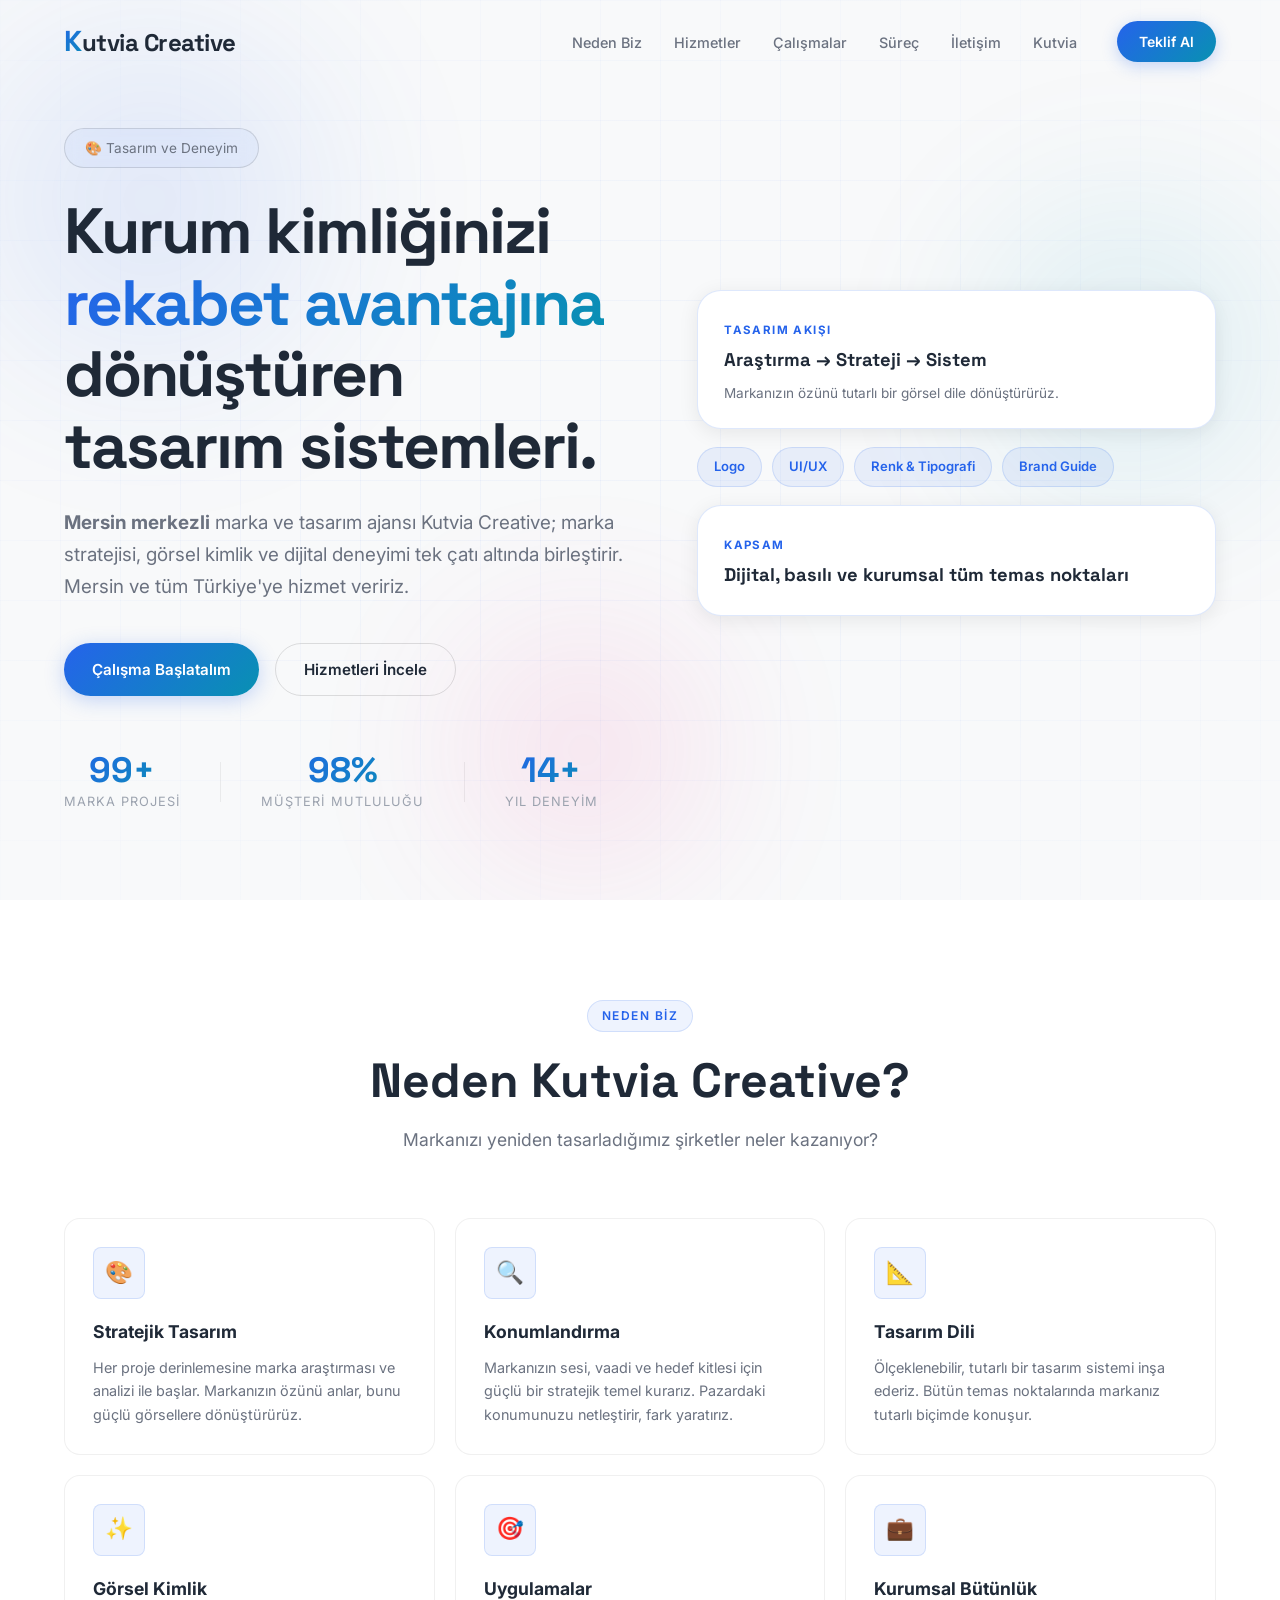
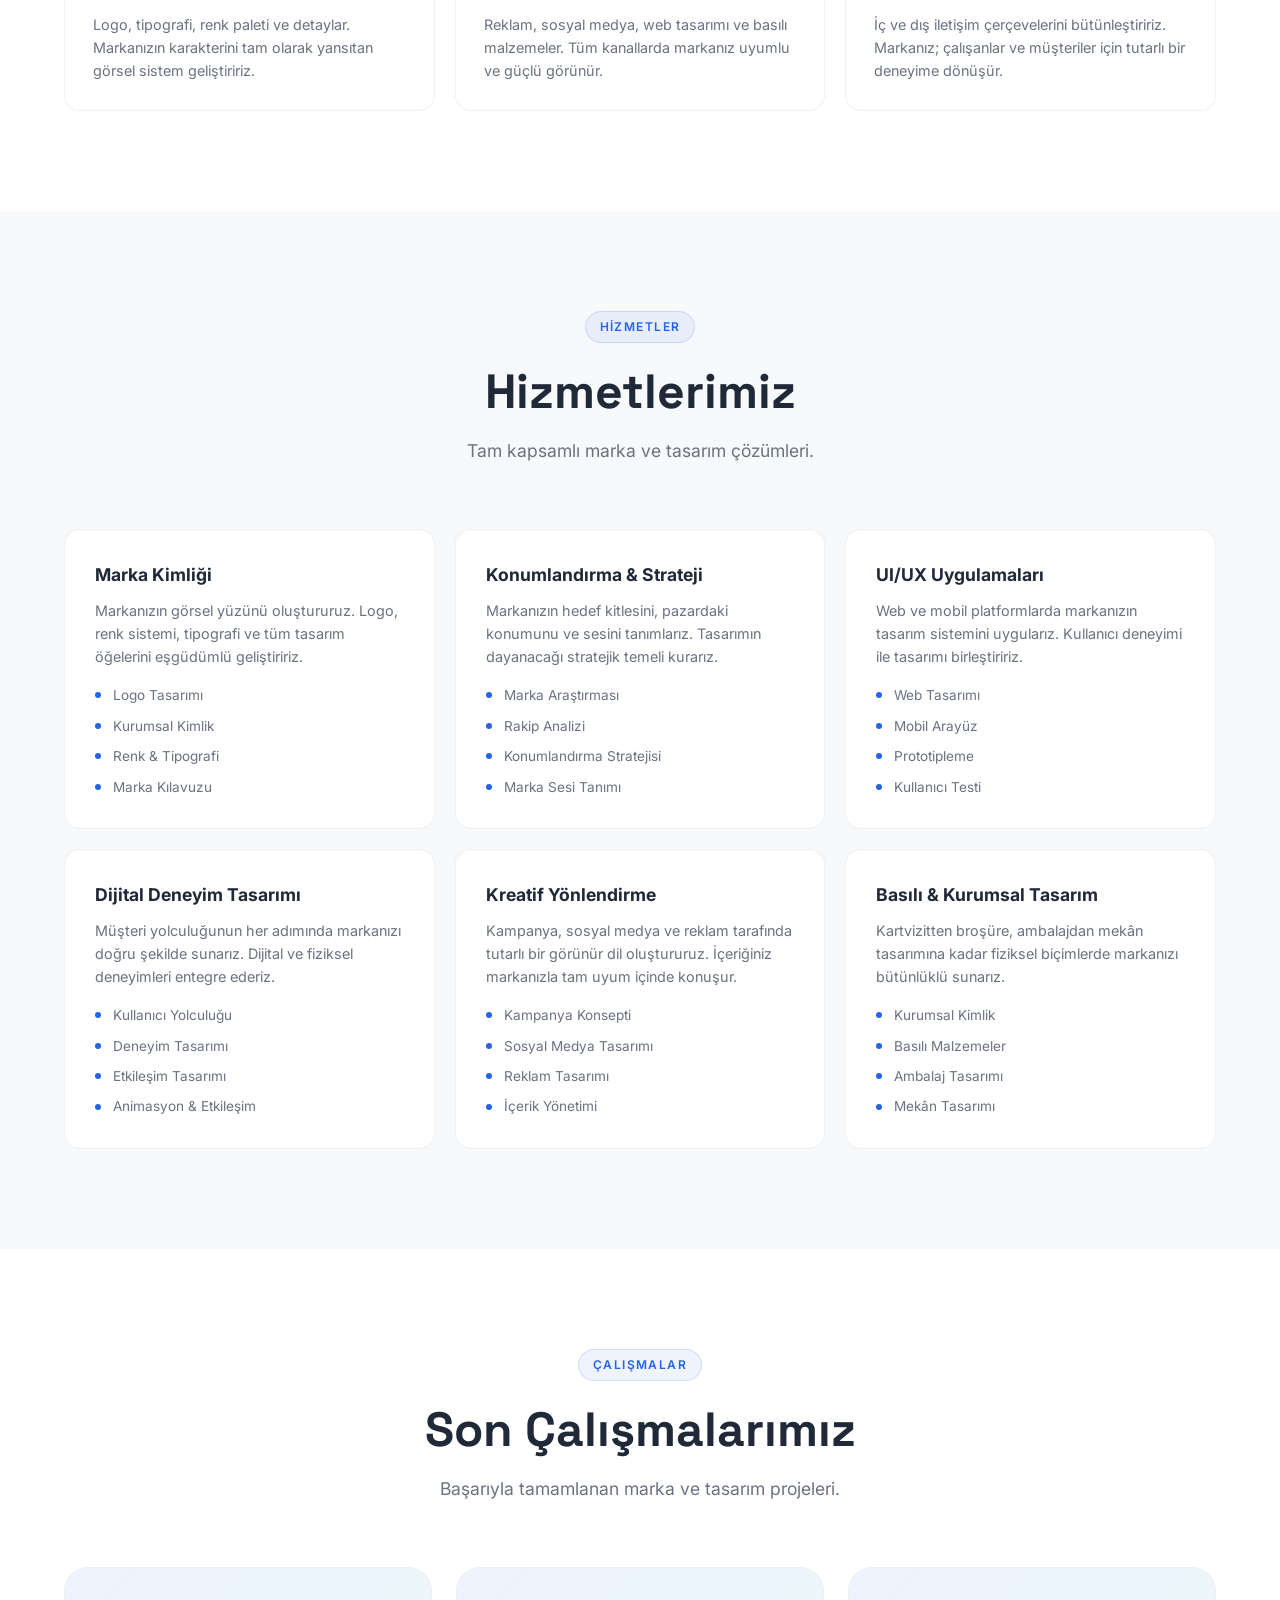
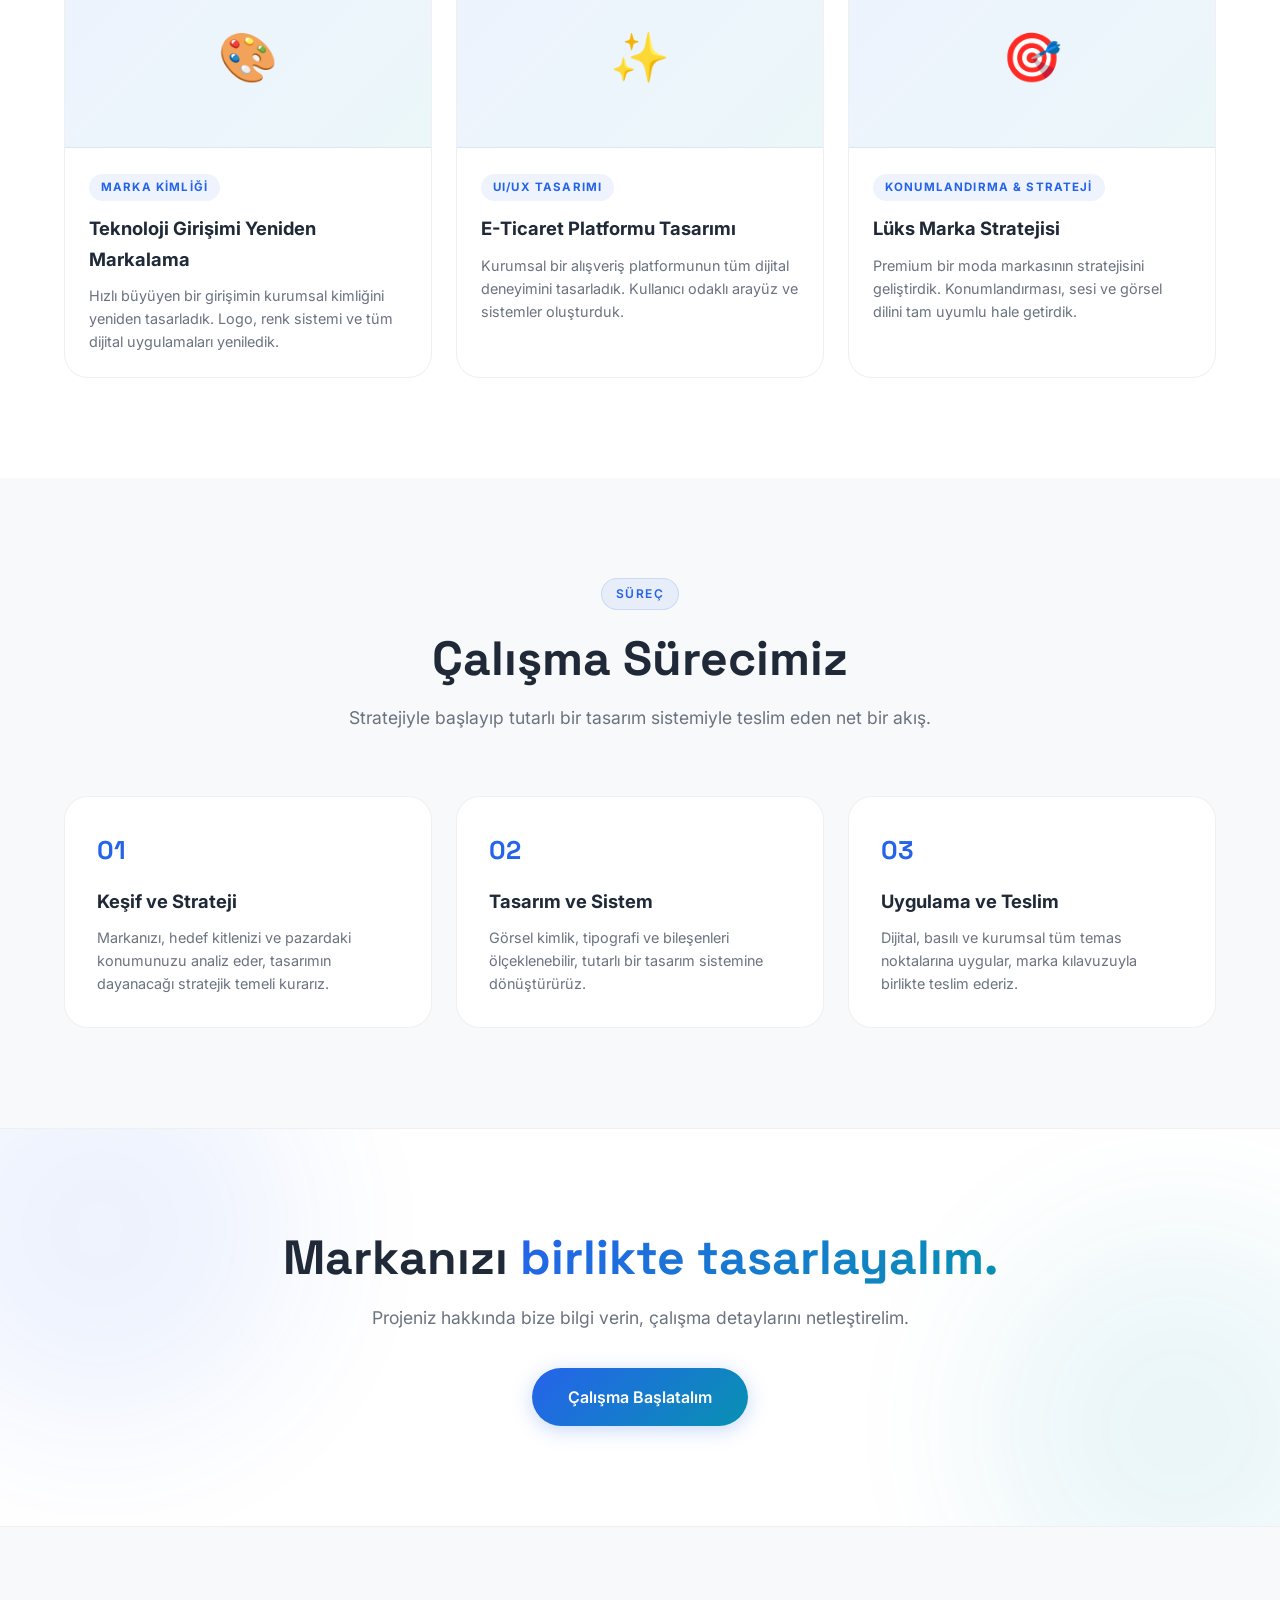
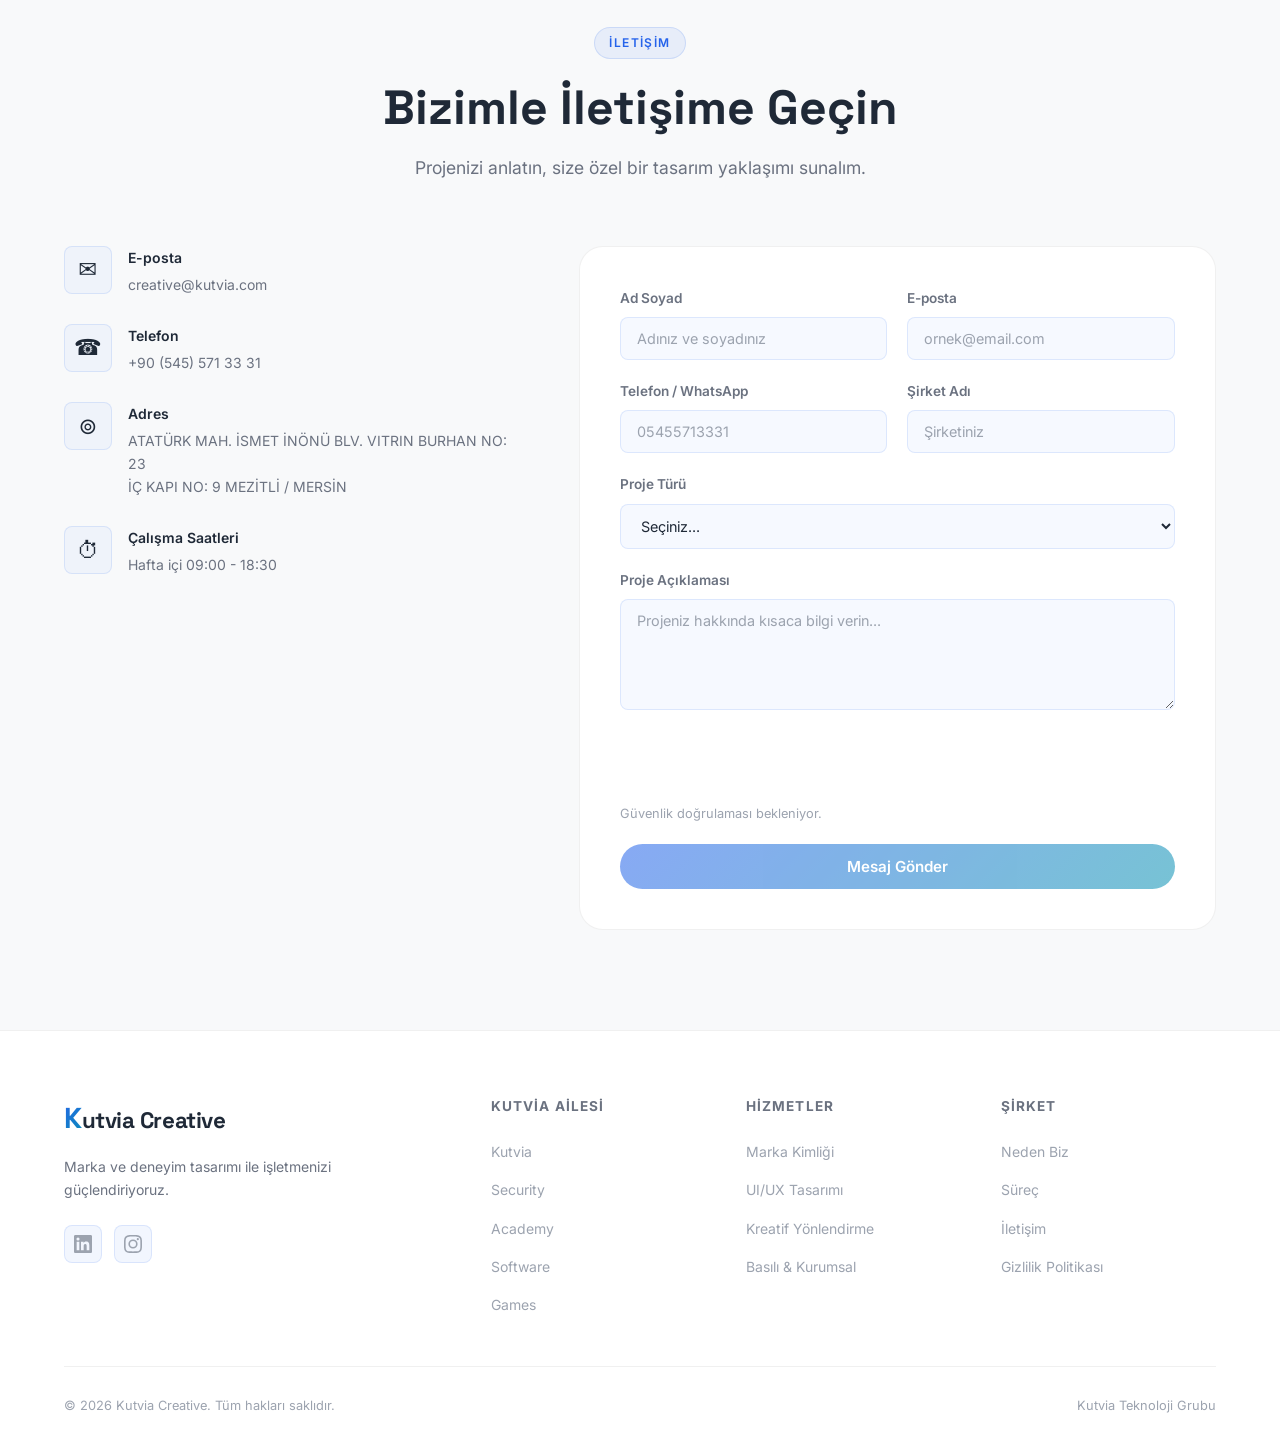
<file: index.html>
<!DOCTYPE html>
<html lang="tr">
<head>
  <meta charset="UTF-8" />
  <meta name="viewport" content="width=device-width, initial-scale=1.0" />
  <title>Mersin Logo & Marka Tasarım Ajansı | Kutvia Creative</title>
  <meta name="description" content="Mersin marka ve tasarım ajansı Kutvia Creative; logo tasarımı, kurumsal kimlik, UI/UX ve dijital deneyim. Markanızı Mersin'de öne çıkarın. Çalışma başlatın." />
  <link rel="canonical" href="https://creative.kutvia.com/" />
  <meta name="theme-color" content="#F59E0B" />
  <meta name="robots" content="index, follow, max-image-preview:large" />
  <meta name="keywords" content="Mersin logo tasarım, Mersin marka tasarım, Mersin reklam ajansı, kurumsal kimlik Mersin, UI UX tasarım Mersin, grafik tasarım Mersin, web tasarım Mersin" />
  <meta name="author" content="Kutvia" />
  <meta name="geo.region" content="TR-33" />
  <meta name="geo.placename" content="Mersin" />
  <meta name="geo.position" content="36.8121;34.6415" />
  <meta name="ICBM" content="36.8121, 34.6415" />
  <meta property="og:locale" content="tr_TR" />
  <meta property="og:site_name" content="Kutvia" />
  <meta property="og:type" content="website" />
  <meta property="og:title" content="Kutvia Creative | Kurumsal Marka ve Deneyim Tasarımı" />
  <meta property="og:description" content="Marka stratejisi, görsel kimlik ve dijital deneyim tek çatı altında." />
  <meta property="og:url" content="https://creative.kutvia.com/" />
  <meta name="twitter:card" content="summary_large_image" />
  <link rel="icon" href="/favicon.png?v=20261004" type="image/png" sizes="512x512" />
  <link rel="apple-touch-icon" href="/favicon.png?v=20261004" />
  <link rel="preconnect" href="https://fonts.googleapis.com" />
  <link rel="preconnect" href="https://fonts.gstatic.com" crossorigin />
  <link href="https://fonts.googleapis.com/css2?family=Inter:wght@300;400;500;600;700;800&family=Space+Grotesk:wght@400;500;600;700&display=swap" rel="stylesheet" />
  <style>:root { --accent: #F59E0B; --accent-2: #EC4899; --accent-3: #8B5CF6; }</style>
  <script>document.documentElement.classList.add('js');</script>
  <link rel="stylesheet" href="assets/css/style.css?v=20260923-turnstile" />
  <script type="application/ld+json">
  {
    "@context": "https://schema.org",
    "@type": "ProfessionalService",
    "@id": "https://creative.kutvia.com/#business",
    "name": "Kutvia Creative",
    "alternateName": "Mersin Marka ve Tasarım Ajansı",
    "description": "Mersin merkezli marka ve tasarım ajansı; logo, kurumsal kimlik, UI/UX ve dijital deneyim tasarımı.",
    "url": "https://creative.kutvia.com/",
    "telephone": "+90-545-571-33-31",
    "email": "creative@kutvia.com",
    "priceRange": "₺₺",
    "image": "https://creative.kutvia.com/favicon.png?v=20261004",
    "address": { "@type": "PostalAddress", "streetAddress": "ATATÜRK MAH. İSMET İNÖNÜ BLV. VITRIN BURHAN NO: 23 İÇ KAPI NO: 9", "addressLocality": "Mezitli", "addressRegion": "Mersin", "addressCountry": "TR" },
    "geo": { "@type": "GeoCoordinates", "latitude": 36.8121, "longitude": 34.6415 },
    "areaServed": [ { "@type": "City", "name": "Mersin" }, { "@type": "Country", "name": "Türkiye" } ],
    "openingHoursSpecification": { "@type": "OpeningHoursSpecification", "dayOfWeek": ["Monday","Tuesday","Wednesday","Thursday","Friday"], "opens": "09:00", "closes": "18:30" },
    "parentOrganization": { "@type": "Organization", "name": "Kutvia", "url": "https://kutvia.com/" },
    "hasOfferCatalog": {
      "@type": "OfferCatalog",
      "name": "Tasarım Hizmetleri",
      "itemListElement": [
        { "@type": "Offer", "itemOffered": { "@type": "Service", "name": "Logo ve Marka Kimliği Tasarımı" } },
        { "@type": "Offer", "itemOffered": { "@type": "Service", "name": "Kurumsal Kimlik" } },
        { "@type": "Offer", "itemOffered": { "@type": "Service", "name": "UI/UX ve Web Tasarımı" } },
        { "@type": "Offer", "itemOffered": { "@type": "Service", "name": "Kreatif Yönlendirme ve Reklam" } }
      ]
    }
  }
  </script>
</head>
<body>
  <nav class="navbar" id="navbar">
    <div class="nav-container">
      <a href="#ana" class="nav-logo"><span class="logo-k">K</span>utvia Creative</a>
      <ul class="nav-links" id="navLinks">
        <li><a href="#neden">Neden Biz</a></li>
        <li><a href="#hizmetler">Hizmetler</a></li>
        <li><a href="#calismalar">Çalışmalar</a></li>
        <li><a href="#surec">Süreç</a></li>
        <li><a href="#iletisim">İletişim</a></li>
        <li><a href="https://kutvia.com/">Kutvia</a></li>
      </ul>
      <a href="#iletisim" class="nav-cta">Teklif Al</a>
      <button class="hamburger" id="hamburger" aria-label="Menü" aria-expanded="false" aria-controls="navLinks">
        <span></span><span></span><span></span>
      </button>
    </div>
  </nav>

  <main>
    <!-- HERO -->
    <section class="hero" id="ana">
      <div class="hero-bg">
        <div class="grid-overlay"></div>
        <div class="blob blob-1"></div>
        <div class="blob blob-2"></div>
        <div class="blob blob-3"></div>
      </div>
      <div class="container">
        <div class="hero-grid">
          <div class="hero-content reveal">
            <span class="hero-badge">🎨 Tasarım ve Deneyim</span>
            <h1 class="hero-title">Kurum kimliğinizi <span class="gradient-text">rekabet avantajına</span> dönüştüren tasarım sistemleri.</h1>
            <p class="hero-desc"><strong>Mersin merkezli</strong> marka ve tasarım ajansı Kutvia Creative; marka stratejisi, görsel kimlik ve dijital deneyimi tek çatı altında birleştirir. Mersin ve tüm Türkiye'ye hizmet veririz.</p>
            <div class="hero-actions">
              <a href="#iletisim" class="btn btn-primary">Çalışma Başlatalım</a>
              <a href="#hizmetler" class="btn btn-ghost">Hizmetleri İncele</a>
            </div>
            <div class="hero-stats">
              <div class="stat"><span class="stat-num" data-target="100" data-unit="+">0</span><span class="stat-label">Marka Projesi</span></div>
              <div class="stat-divider"></div>
              <div class="stat"><span class="stat-num" data-target="99" data-unit="%">0%</span><span class="stat-label">Müşteri Mutluluğu</span></div>
              <div class="stat-divider"></div>
              <div class="stat"><span class="stat-num" data-target="15" data-unit="+">0</span><span class="stat-label">Yıl Deneyim</span></div>
            </div>
          </div>
          <div class="hero-visual reveal" aria-hidden="true">
            <div class="visual-card">
              <span class="visual-label">Tasarım Akışı</span>
              <strong>Araştırma → Strateji → Sistem</strong>
              <p>Markanızın özünü tutarlı bir görsel dile dönüştürürüz.</p>
            </div>
            <div class="visual-grid">
              <div class="visual-pill">Logo</div>
              <div class="visual-pill">UI/UX</div>
              <div class="visual-pill">Renk & Tipografi</div>
              <div class="visual-pill">Brand Guide</div>
            </div>
            <div class="visual-card">
              <span class="visual-label">Kapsam</span>
              <strong>Dijital, basılı ve kurumsal tüm temas noktaları</strong>
            </div>
          </div>
        </div>
      </div>
    </section>

    <!-- NEDEN BİZ -->
    <section class="features section" id="neden">
      <div class="container">
        <div class="section-header reveal">
          <div class="section-tag">Neden Biz</div>
          <h2 class="section-title">Neden Kutvia Creative?</h2>
          <p class="section-subtitle">Markanızı yeniden tasarladığımız şirketler neler kazanıyor?</p>
        </div>
        <div class="features-grid">
          <article class="feature-card reveal"><div class="feature-icon">🎨</div><h3>Stratejik Tasarım</h3><p>Her proje derinlemesine marka araştırması ve analizi ile başlar. Markanızın özünü anlar, bunu güçlü görsellere dönüştürürüz.</p></article>
          <article class="feature-card reveal"><div class="feature-icon">🔍</div><h3>Konumlandırma</h3><p>Markanızın sesi, vaadi ve hedef kitlesi için güçlü bir stratejik temel kurarız. Pazardaki konumunuzu netleştirir, fark yaratırız.</p></article>
          <article class="feature-card reveal"><div class="feature-icon">📐</div><h3>Tasarım Dili</h3><p>Ölçeklenebilir, tutarlı bir tasarım sistemi inşa ederiz. Bütün temas noktalarında markanız tutarlı biçimde konuşur.</p></article>
          <article class="feature-card reveal"><div class="feature-icon">✨</div><h3>Görsel Kimlik</h3><p>Logo, tipografi, renk paleti ve detaylar. Markanızın karakterini tam olarak yansıtan görsel sistem geliştiririz.</p></article>
          <article class="feature-card reveal"><div class="feature-icon">🎯</div><h3>Uygulamalar</h3><p>Reklam, sosyal medya, web tasarımı ve basılı malzemeler. Tüm kanallarda markanız uyumlu ve güçlü görünür.</p></article>
          <article class="feature-card reveal"><div class="feature-icon">💼</div><h3>Kurumsal Bütünlük</h3><p>İç ve dış iletişim çerçevelerini bütünleştiririz. Markanız; çalışanlar ve müşteriler için tutarlı bir deneyime dönüşür.</p></article>
        </div>
      </div>
    </section>

    <!-- HİZMETLER -->
    <section class="services section" id="hizmetler">
      <div class="container">
        <div class="section-header reveal">
          <div class="section-tag">Hizmetler</div>
          <h2 class="section-title">Hizmetlerimiz</h2>
          <p class="section-subtitle">Tam kapsamlı marka ve tasarım çözümleri.</p>
        </div>
        <div class="services-grid">
          <article class="service-item reveal"><h3>Marka Kimliği</h3><p>Markanızın görsel yüzünü oluştururuz. Logo, renk sistemi, tipografi ve tüm tasarım öğelerini eşgüdümlü geliştiririz.</p><ul class="tech-list"><li>Logo Tasarımı</li><li>Kurumsal Kimlik</li><li>Renk & Tipografi</li><li>Marka Kılavuzu</li></ul></article>
          <article class="service-item reveal"><h3>Konumlandırma & Strateji</h3><p>Markanızın hedef kitlesini, pazardaki konumunu ve sesini tanımlarız. Tasarımın dayanacağı stratejik temeli kurarız.</p><ul class="tech-list"><li>Marka Araştırması</li><li>Rakip Analizi</li><li>Konumlandırma Stratejisi</li><li>Marka Sesi Tanımı</li></ul></article>
          <article class="service-item reveal"><h3>UI/UX Uygulamaları</h3><p>Web ve mobil platformlarda markanızın tasarım sistemini uygularız. Kullanıcı deneyimi ile tasarımı birleştiririz.</p><ul class="tech-list"><li>Web Tasarımı</li><li>Mobil Arayüz</li><li>Prototipleme</li><li>Kullanıcı Testi</li></ul></article>
          <article class="service-item reveal"><h3>Dijital Deneyim Tasarımı</h3><p>Müşteri yolculuğunun her adımında markanızı doğru şekilde sunarız. Dijital ve fiziksel deneyimleri entegre ederiz.</p><ul class="tech-list"><li>Kullanıcı Yolculuğu</li><li>Deneyim Tasarımı</li><li>Etkileşim Tasarımı</li><li>Animasyon & Etkileşim</li></ul></article>
          <article class="service-item reveal"><h3>Kreatif Yönlendirme</h3><p>Kampanya, sosyal medya ve reklam tarafında tutarlı bir görünür dil oluştururuz. İçeriğiniz markanızla tam uyum içinde konuşur.</p><ul class="tech-list"><li>Kampanya Konsepti</li><li>Sosyal Medya Tasarımı</li><li>Reklam Tasarımı</li><li>İçerik Yönetimi</li></ul></article>
          <article class="service-item reveal"><h3>Basılı & Kurumsal Tasarım</h3><p>Kartvizitten broşüre, ambalajdan mekân tasarımına kadar fiziksel biçimlerde markanızı bütünlüklü sunarız.</p><ul class="tech-list"><li>Kurumsal Kimlik</li><li>Basılı Malzemeler</li><li>Ambalaj Tasarımı</li><li>Mekân Tasarımı</li></ul></article>
        </div>
      </div>
    </section>

    <!-- ÇALIŞMALAR -->
    <section class="portfolio section" id="calismalar">
      <div class="container">
        <div class="section-header reveal">
          <div class="section-tag">Çalışmalar</div>
          <h2 class="section-title">Son Çalışmalarımız</h2>
          <p class="section-subtitle">Başarıyla tamamlanan marka ve tasarım projeleri.</p>
        </div>
        <div class="portfolio-grid">
          <article class="portfolio-card reveal"><div class="portfolio-image"><div class="image-placeholder">🎨</div></div><div class="portfolio-content"><span class="portfolio-tag">Marka Kimliği</span><h3>Teknoloji Girişimi Yeniden Markalama</h3><p>Hızlı büyüyen bir girişimin kurumsal kimliğini yeniden tasarladık. Logo, renk sistemi ve tüm dijital uygulamaları yeniledik.</p></div></article>
          <article class="portfolio-card reveal"><div class="portfolio-image"><div class="image-placeholder">✨</div></div><div class="portfolio-content"><span class="portfolio-tag">UI/UX Tasarımı</span><h3>E-Ticaret Platformu Tasarımı</h3><p>Kurumsal bir alışveriş platformunun tüm dijital deneyimini tasarladık. Kullanıcı odaklı arayüz ve sistemler oluşturduk.</p></div></article>
          <article class="portfolio-card reveal"><div class="portfolio-image"><div class="image-placeholder">🎯</div></div><div class="portfolio-content"><span class="portfolio-tag">Konumlandırma & Strateji</span><h3>Lüks Marka Stratejisi</h3><p>Premium bir moda markasının stratejisini geliştirdik. Konumlandırması, sesi ve görsel dilini tam uyumlu hale getirdik.</p></div></article>
        </div>
      </div>
    </section>

    <!-- SÜREÇ -->
    <section class="section section-soft" id="surec">
      <div class="container">
        <div class="section-header reveal">
          <div class="section-tag">Süreç</div>
          <h2 class="section-title">Çalışma Sürecimiz</h2>
          <p class="section-subtitle">Stratejiyle başlayıp tutarlı bir tasarım sistemiyle teslim eden net bir akış.</p>
        </div>
        <div class="steps">
          <article class="step reveal"><span>01</span><h3>Keşif ve Strateji</h3><p>Markanızı, hedef kitlenizi ve pazardaki konumunuzu analiz eder, tasarımın dayanacağı stratejik temeli kurarız.</p></article>
          <article class="step reveal"><span>02</span><h3>Tasarım ve Sistem</h3><p>Görsel kimlik, tipografi ve bileşenleri ölçeklenebilir, tutarlı bir tasarım sistemine dönüştürürüz.</p></article>
          <article class="step reveal"><span>03</span><h3>Uygulama ve Teslim</h3><p>Dijital, basılı ve kurumsal tüm temas noktalarına uygular, marka kılavuzuyla birlikte teslim ederiz.</p></article>
        </div>
      </div>
    </section>

    <!-- CTA -->
    <section class="cta-banner">
      <div class="container">
        <div class="cta-inner">
          <h2>Markanızı <span class="gradient-text">birlikte tasarlayalım.</span></h2>
          <p>Projeniz hakkında bize bilgi verin, çalışma detaylarını netleştirelim.</p>
          <a href="#iletisim" class="btn btn-primary btn-lg">Çalışma Başlatalım</a>
        </div>
      </div>
      <div class="cta-blobs"><div class="cta-blob cta-blob-1"></div><div class="cta-blob cta-blob-2"></div></div>
    </section>

    <!-- İLETİŞİM -->
    <section class="contact section" id="iletisim">
      <div class="container">
        <div class="section-header reveal">
          <div class="section-tag">İletişim</div>
          <h2 class="section-title">Bizimle İletişime Geçin</h2>
          <p class="section-subtitle">Projenizi anlatın, size özel bir tasarım yaklaşımı sunalım.</p>
        </div>
        <div class="contact-grid">
          <div class="contact-info reveal">
            <div class="contact-item"><div class="contact-icon">✉</div><div><h3>E-posta</h3><p><a href="mailto:creative@kutvia.com">creative@kutvia.com</a></p></div></div>
            <div class="contact-item"><div class="contact-icon">☎</div><div><h3>Telefon</h3><p><a href="tel:+905455713331">+90 (545) 571 33 31</a></p></div></div>
            <div class="contact-item"><div class="contact-icon">⊚</div><div><h3>Adres</h3><p>ATATÜRK MAH. İSMET İNÖNÜ BLV. VITRIN BURHAN NO: 23<br />İÇ KAPI NO: 9 MEZİTLİ / MERSİN</p></div></div>
            <div class="contact-item"><div class="contact-icon">⏱</div><div><h3>Çalışma Saatleri</h3><p>Hafta içi 09:00 - 18:30</p></div></div>
          </div>
          <form class="contact-form reveal" id="contactForm" action="/api/contact" method="post" accept-charset="UTF-8">
            <div class="form-row">
              <div class="form-group"><label for="name">Ad Soyad</label><input type="text" id="name" name="name" placeholder="Adınız ve soyadınız" required /></div>
              <div class="form-group"><label for="email">E-posta</label><input type="email" id="email" name="email" placeholder="ornek@email.com" autocomplete="email" maxlength="160" required /></div>
            </div>
            <div class="form-row">
              <div class="form-group"><label for="phone">Telefon / WhatsApp</label><input type="tel" id="phone" name="phone" placeholder="05455713331" inputmode="numeric" pattern="[0-9]{10,15}" maxlength="15" autocomplete="tel" required /></div>
              <div class="form-group"><label for="company">Şirket Adı</label><input type="text" id="company" name="company" placeholder="Şirketiniz" autocomplete="organization" /></div>
            </div>
            <div class="form-group">
              <label for="project-type">Proje Türü</label>
              <select id="project-type" name="project-type" required>
                <option value="">Seçiniz...</option>
                <option value="branding">Marka Kimliği</option>
                <option value="strategy">Konumlandırma & Strateji</option>
                <option value="ui-ux">UI/UX Tasarımı</option>
                <option value="digital">Dijital Deneyim</option>
                <option value="creative">Kreatif Yönlendirme</option>
                <option value="print">Basılı & Kurumsal</option>
              </select>
            </div>
            <div class="form-group"><label for="message">Proje Açıklaması</label><textarea id="message" name="message" rows="5" placeholder="Projeniz hakkında kısaca bilgi verin..." required></textarea></div>
            <div class="form-honeypot" aria-hidden="true"><label for="contactWebsite">Web sitesi</label><input type="text" id="contactWebsite" name="contact_website" tabindex="-1" autocomplete="off" /></div>
            <div class="captcha-field">
              <div class="cf-turnstile" data-sitekey="0x4AAAAAAFAYFwFBei0dGEZS" data-theme="light" data-size="flexible" data-language="tr" data-action="contact" data-callback="contactCaptchaReady" data-expired-callback="contactCaptchaExpired" data-error-callback="contactCaptchaError"></div>
              <p class="captcha-status" id="captchaStatus" aria-live="polite">Güvenlik doğrulaması bekleniyor.</p>
            </div>
            <button type="submit" class="btn btn-primary btn-full" disabled><span>Mesaj Gönder</span></button>
          </form>
        </div>
      </div>
    </section>
  </main>

  <footer class="footer">
    <div class="container">
      <div class="footer-grid">
        <div class="footer-brand">
          <a href="#ana" class="nav-logo footer-logo"><span class="logo-k">K</span>utvia Creative</a>
          <p>Marka ve deneyim tasarımı ile işletmenizi güçlendiriyoruz.</p>
          <div class="footer-socials">
            <a href="#" aria-label="LinkedIn" class="social-link"><svg width="18" height="18" fill="currentColor" viewBox="0 0 24 24"><path d="M20.447 20.452h-3.554v-5.569c0-1.328-.027-3.037-1.852-3.037-1.853 0-2.136 1.445-2.136 2.939v5.667H9.351V9h3.414v1.561h.046c.477-.9 1.637-1.85 3.37-1.85 3.601 0 4.267 2.37 4.267 5.455v6.286zM5.337 7.433a2.062 2.062 0 01-2.063-2.065 2.064 2.064 0 112.063 2.065zm1.782 13.019H3.555V9h3.564v11.452zM22.225 0H1.771C.792 0 0 .774 0 1.729v20.542C0 23.227.792 24 1.771 24h20.451C23.2 24 24 23.227 24 22.271V1.729C24 .774 23.2 0 22.222 0h.003z"/></svg></a>
            <a href="#" aria-label="Instagram" class="social-link"><svg width="18" height="18" fill="currentColor" viewBox="0 0 24 24"><path d="M12 2.163c3.204 0 3.584.012 4.85.07 3.252.148 4.771 1.691 4.919 4.919.058 1.265.069 1.645.069 4.849 0 3.205-.012 3.584-.069 4.849-.149 3.225-1.664 4.771-4.919 4.919-1.266.058-1.644.07-4.85.07-3.204 0-3.584-.012-4.849-.07-3.26-.149-4.771-1.699-4.919-4.92-.058-1.265-.07-1.644-.07-4.849 0-3.204.013-3.583.07-4.849.149-3.227 1.664-4.771 4.919-4.919 1.266-.057 1.645-.069 4.849-.069zM12 0C8.741 0 8.333.014 7.053.072 2.695.272.273 2.69.073 7.052.014 8.333 0 8.741 0 12c0 3.259.014 3.668.072 4.948.2 4.358 2.618 6.78 6.98 6.98C8.333 23.986 8.741 24 12 24c3.259 0 3.668-.014 4.948-.072 4.354-.2 6.782-2.618 6.979-6.98.059-1.28.073-1.689.073-4.948 0-3.259-.014-3.667-.072-4.947-.196-4.354-2.617-6.78-6.979-6.98C15.668.014 15.259 0 12 0zm0 5.838a6.162 6.162 0 100 12.324 6.162 6.162 0 000-12.324zM12 16a4 4 0 110-8 4 4 0 010 8zm6.406-11.845a1.44 1.44 0 100 2.881 1.44 1.44 0 000-2.881z"/></svg></a>
          </div>
        </div>
        <div class="footer-col">
          <h2>Kutvia Ailesi</h2>
          <ul>
            <li><a href="https://kutvia.com/">Kutvia</a></li>
            <li><a href="https://security.kutvia.com/">Security</a></li>
            <li><a href="https://academy.kutvia.com/">Academy</a></li>
            <li><a href="https://software.kutvia.com/">Software</a></li>
            <li><a href="https://games.kutvia.com/">Games</a></li>
          </ul>
        </div>
        <div class="footer-col">
          <h2>Hizmetler</h2>
          <ul>
            <li><a href="#hizmetler">Marka Kimliği</a></li>
            <li><a href="#hizmetler">UI/UX Tasarımı</a></li>
            <li><a href="#hizmetler">Kreatif Yönlendirme</a></li>
            <li><a href="#hizmetler">Basılı & Kurumsal</a></li>
          </ul>
        </div>
        <div class="footer-col">
          <h2>Şirket</h2>
          <ul>
            <li><a href="#neden">Neden Biz</a></li>
            <li><a href="#surec">Süreç</a></li>
            <li><a href="#iletisim">İletişim</a></li>
            <li><a href="#">Gizlilik Politikası</a></li>
          </ul>
        </div>
      </div>
      <div class="footer-bottom">
        <p>© <span id="year">2026</span> Kutvia Creative. Tüm hakları saklıdır.</p>
        <p>Kutvia Teknoloji Grubu</p>
      </div>
    </div>
  </footer>

  <script src="assets/js/main.js?v=20260923-turnstile"></script>
  <script src="https://challenges.cloudflare.com/turnstile/v0/api.js" async defer></script>
</body>
</html>
</file>
<file: assets/css/style.css>
/* ============================================================
   KUTVIA — Birleşik Tasarım Sistemi (tüm markalar)
   Marka rengi: index.html içinde :root { --accent; --accent-2 }
   ============================================================ */

*, *::before, *::after { box-sizing: border-box; margin: 0; padding: 0; }

:root {
  /* Tema rengi (her site index.html'de override eder) */
  --accent:    #2563EB;
  --accent-2:  #0891B2;
  --accent-3:  #EC4899;

  /* Yüzeyler */
  --bg-dark:       #F8F9FA;
  --bg-card:       #FFFFFF;
  --bg-card-hover: #F3F4F6;
  --border:        rgba(0,0,0,0.06);
  --border-hover:  rgba(0,0,0,0.12);

  --text-primary:  #1F2937;
  --text-secondary:#6B7280;
  --text-muted:    #9CA3AF;

  /* Marka renkleri (ana sayfadaki marka kartları için) */
  --security-color: #DC2626;
  --creative-color: #F59E0B;
  --academy-color:  #10B981;
  --software-color: #2563EB;
  --games-color:    #8B5CF6;

  --gradient-main: linear-gradient(135deg, var(--accent) 0%, var(--accent-2) 100%);

  /* accent tonları */
  --accent-04: color-mix(in srgb, var(--accent) 4%, transparent);
  --accent-06: color-mix(in srgb, var(--accent) 6%, transparent);
  --accent-08: color-mix(in srgb, var(--accent) 8%, transparent);
  --accent-12: color-mix(in srgb, var(--accent) 12%, transparent);
  --accent-15: color-mix(in srgb, var(--accent) 15%, transparent);
  --accent-20: color-mix(in srgb, var(--accent) 20%, transparent);
  --accent-25: color-mix(in srgb, var(--accent) 25%, transparent);

  --radius-sm:  8px;
  --radius-md:  16px;
  --radius-lg:  24px;
  --radius-xl:  32px;
  --shadow-card: 0 4px 20px rgba(0,0,0,0.08);
  --transition: 0.3s cubic-bezier(.4,0,.2,1);
}

html { scroll-behavior: smooth; }
html, body { max-width: 100%; overflow-x: hidden; }

body {
  font-family: 'Inter', system-ui, sans-serif;
  background: var(--bg-dark);
  color: var(--text-primary);
  line-height: 1.65;
}
body.menu-open { overflow: hidden; }

a { color: inherit; text-decoration: none; }
img { display: block; max-width: 100%; }
ul { list-style: none; }
button { cursor: pointer; border: none; background: none; font-family: inherit; }

h1, h2, h3, h4, h5, h6, p, a, li, span { overflow-wrap: anywhere; word-break: normal; }

/* ── Utility ── */
.container { max-width: 1200px; margin: 0 auto; padding: 0 24px; }
.section   { padding: 100px 0; }
.section-soft { background: var(--bg-dark); }
section, .container, .hero-content { min-width: 0; }

.gradient-text {
  background: var(--gradient-main);
  -webkit-background-clip: text;
  -webkit-text-fill-color: transparent;
  background-clip: text;
}
.section-tag, .badge {
  display: inline-block;
  font-size: .75rem;
  font-weight: 600;
  letter-spacing: .12em;
  text-transform: uppercase;
  color: var(--accent);
  background: var(--accent-08);
  border: 1px solid var(--accent-15);
  border-radius: 100px;
  padding: 5px 14px;
  margin-bottom: 20px;
}
.section-header { text-align: center; margin-bottom: 64px; }
.section-header-left { text-align: left; }
.section-header h2, .section-title {
  font-family: 'Space Grotesk', sans-serif;
  font-size: clamp(2rem, 4vw, 3rem);
  font-weight: 700;
  line-height: 1.2;
  margin-bottom: 16px;
}
.section-header p, .section-subtitle {
  color: var(--text-secondary);
  font-size: 1.1rem;
  max-width: 600px;
  margin: 0 auto;
}
.section-header-left p { margin: 0; }
.section-desc { color: var(--text-secondary); font-size: 1.05rem; margin-bottom: 16px; }

/* ── Buttons ── */
.btn {
  display: inline-flex;
  align-items: center;
  gap: 8px;
  padding: 13px 28px;
  border-radius: 100px;
  font-size: .95rem;
  font-weight: 600;
  transition: var(--transition);
  position: relative;
  overflow: hidden;
}
.btn-primary {
  background: var(--gradient-main);
  color: #fff;
  box-shadow: 0 4px 20px var(--accent-25);
}
.btn-primary:hover { transform: translateY(-2px); box-shadow: 0 8px 32px var(--accent-25); }
.btn-ghost, .btn-secondary {
  color: var(--text-primary);
  border: 1px solid var(--border-hover);
}
.btn-ghost:hover, .btn-secondary:hover { background: var(--accent-06); transform: translateY(-2px); }
.btn-lg { padding: 16px 36px; font-size: 1rem; }
.btn-full { width: 100%; justify-content: center; }

/* ── Scrollbar ── */
::-webkit-scrollbar { width: 6px; }
::-webkit-scrollbar-track { background: var(--bg-dark); }
::-webkit-scrollbar-thumb { background: color-mix(in srgb, var(--accent) 35%, transparent); border-radius: 3px; }

/* ============================================================ NAVBAR */
.navbar, .header {
  position: fixed;
  top: 0; left: 0; right: 0;
  z-index: 1000;
  padding: 18px 0;
  transition: var(--transition);
}
.navbar.scrolled, .header.scrolled {
  background: rgba(255,255,255,.95);
  backdrop-filter: blur(20px);
  -webkit-backdrop-filter: blur(20px);
  border-bottom: 1px solid var(--border);
  padding: 12px 0;
  box-shadow: 0 2px 12px rgba(0,0,0,0.06);
}
.nav-container, .navbar.container .nav-wrapper, .nav-wrapper {
  max-width: 1200px;
  margin: 0 auto;
  padding: 0 24px;
  display: flex;
  align-items: center;
  gap: 40px;
}
.header .navbar { position: static; padding: 0; }
.nav-logo, .logo {
  font-family: 'Space Grotesk', sans-serif;
  font-size: 1.5rem;
  font-weight: 700;
  letter-spacing: -.02em;
  margin-right: auto;
  color: var(--text-primary);
}
.logo-k {
  display: inline-block;
  background: var(--gradient-main);
  -webkit-background-clip: text;
  -webkit-text-fill-color: transparent;
  background-clip: text;
  font-size: 1.8rem;
}
.nav-links, .nav-menu { display: flex; gap: 32px; align-items: center; }
.nav-links a, .nav-menu a {
  color: var(--text-secondary);
  font-size: .9rem;
  font-weight: 500;
  transition: color var(--transition);
}
.nav-links a:hover, .nav-menu a:hover { color: var(--text-primary); }
.nav-cta {
  display: inline-flex;
  align-items: center;
  padding: 9px 22px;
  border-radius: 100px;
  background: var(--gradient-main);
  font-size: .875rem;
  font-weight: 600;
  color: #fff;
  transition: var(--transition);
  box-shadow: 0 4px 16px var(--accent-25);
  white-space: nowrap;
}
.nav-cta:hover { transform: translateY(-1px); box-shadow: 0 6px 24px var(--accent-25); }
.hamburger { display: none; flex-direction: column; gap: 5px; padding: 4px; position: relative; z-index: 1200; }
.hamburger span { display: block; width: 24px; height: 2px; background: var(--text-primary); border-radius: 2px; transition: var(--transition); }

/* ============================================================ HERO */
.hero {
  min-height: 100vh;
  display: flex;
  align-items: center;
  position: relative;
  padding: 120px 24px 80px;
  overflow: hidden;
}
.hero.hero-center { justify-content: center; text-align: center; }
.hero-bg { position: absolute; inset: 0; z-index: 0; }
.grid-overlay {
  position: absolute;
  inset: 0;
  background-image:
    linear-gradient(var(--accent-04) 1px, transparent 1px),
    linear-gradient(90deg, var(--accent-04) 1px, transparent 1px);
  background-size: 60px 60px;
  mask-image: radial-gradient(ellipse 80% 80% at 50% 50%, black 30%, transparent 100%);
}
.blob { position: absolute; border-radius: 50%; filter: blur(80px); opacity: .15; animation: blobFloat 8s ease-in-out infinite; }
.blob-1 { width: 600px; height: 600px; background: radial-gradient(circle, var(--accent), transparent 60%); top: -100px; left: -150px; }
.blob-2 { width: 500px; height: 500px; background: radial-gradient(circle, var(--accent-2), transparent 60%); top: 100px; right: -100px; animation-delay: -3s; }
.blob-3 { width: 400px; height: 400px; background: radial-gradient(circle, var(--accent-3), transparent 60%); bottom: -50px; left: 30%; animation-delay: -5s; opacity: .2; }
@keyframes blobFloat {
  0%, 100% { transform: translate(0, 0) scale(1); }
  33%      { transform: translate(30px, -30px) scale(1.05); }
  66%      { transform: translate(-20px, 20px) scale(0.95); }
}
.hero .container { position: relative; z-index: 1; width: 100%; }
.hero-content { position: relative; z-index: 1; width: 100%; }
.hero.hero-center .hero-content { max-width: 800px; margin: 0 auto; display: flex; flex-direction: column; align-items: center; }
.hero-grid, .hero-layout {
  display: grid;
  grid-template-columns: 1.05fr .95fr;
  gap: 60px;
  align-items: center;
}
.hero-badge {
  display: inline-block;
  padding: 8px 20px;
  border-radius: 100px;
  border: 1px solid var(--border-hover);
  background: var(--accent-04);
  font-size: .85rem;
  color: var(--text-secondary);
  margin-bottom: 28px;
  backdrop-filter: blur(8px);
}
.hero-title, .hero h1 {
  font-family: 'Space Grotesk', sans-serif;
  font-size: clamp(2.4rem, 5.2vw, 4rem);
  font-weight: 800;
  line-height: 1.12;
  letter-spacing: -.03em;
  margin-bottom: 24px;
}
.hero.hero-center .hero-title { font-size: clamp(2.6rem, 6vw, 4.5rem); }
.hero-desc, .hero-content > p {
  font-size: clamp(1rem, 2vw, 1.18rem);
  color: var(--text-secondary);
  margin-bottom: 40px;
  line-height: 1.7;
  max-width: 620px;
}
.hero.hero-center .hero-desc { margin-left: auto; margin-right: auto; }
.hero-actions, .hero-buttons { display: flex; gap: 16px; flex-wrap: wrap; margin-bottom: 56px; }
.hero.hero-center .hero-actions { justify-content: center; }
.hero-stats { display: flex; align-items: center; gap: 40px; flex-wrap: wrap; }
.hero.hero-center .hero-stats { justify-content: center; }
.stat { text-align: center; }
.stat-num, .stat-number {
  display: block;
  font-family: 'Space Grotesk', sans-serif;
  font-size: 2.2rem;
  font-weight: 700;
  background: var(--gradient-main);
  -webkit-background-clip: text;
  -webkit-text-fill-color: transparent;
  background-clip: text;
  line-height: 1;
  margin-bottom: 4px;
}
.stat-label {
  display: block;
  font-size: .8rem;
  color: var(--text-muted);
  text-transform: uppercase;
  letter-spacing: .08em;
  margin-top: 4px;
}
.stat-divider { width: 1px; height: 40px; background: var(--border); }

/* Hero görsel kartları */
.hero-visual { position: relative; min-height: 360px; }
.visual-card, .security-card {
  background: var(--bg-card);
  border: 1px solid var(--accent-15);
  border-radius: var(--radius-lg);
  padding: 24px 26px;
  box-shadow: var(--shadow-card);
  margin-bottom: 18px;
}
.visual-card p, .security-card p { font-size: .85rem; color: var(--text-secondary); margin-top: 6px; }
.visual-card strong, .security-card strong {
  display: block; font-family: 'Space Grotesk', sans-serif; font-size: 1.15rem; margin-top: 4px;
}
.visual-label, .security-card-label, .visual-card > p:first-child {
  font-size: .72rem; font-weight: 700; letter-spacing: .12em; text-transform: uppercase; color: var(--accent);
}
.visual-grid { display: flex; flex-wrap: wrap; gap: 10px; margin: 0 0 18px; }
.visual-pill {
  padding: 8px 16px; border-radius: 100px; font-size: .82rem; font-weight: 600;
  color: var(--accent); background: var(--accent-08); border: 1px solid var(--accent-15);
}
.geometric-shape { position: absolute; border-radius: 30% 70% 70% 30% / 30% 30% 70% 70%; filter: blur(2px); opacity: .5; }
.shape-1, .shape-one { width: 220px; height: 220px; background: var(--gradient-main); top: 10%; right: 0; opacity: .12; }
.shape-2, .shape-two { width: 160px; height: 160px; background: var(--accent-2); bottom: 6%; left: 4%; opacity: .1; border-radius: 50%; }

/* ============================================================ ABOUT (ana sayfa) */
.about { background: var(--bg-card); }
.about-grid { display: grid; grid-template-columns: 1fr 1fr; gap: 80px; align-items: center; }
.about-visual { position: relative; height: 540px; }
.about-visual::before {
  content: ''; position: absolute; top: 50%; left: 50%; width: 420px; height: 420px;
  border: 1px dashed var(--accent-12); border-radius: 22%; transform: translate(-50%, -50%); pointer-events: none; z-index: 1;
}
.about-card-main {
  position: absolute; top: 50%; left: 50%; transform: translate(-50%, -50%);
  background: var(--accent-04); border: 1px solid var(--accent-15); border-radius: var(--radius-lg);
  padding: 32px; text-align: center; width: 292px; backdrop-filter: blur(8px); z-index: 2;
}
.about-icon-wrap { margin-bottom: 16px; display: flex; justify-content: center; }
.about-card-main h3 { font-size: 1.1rem; font-weight: 700; margin-bottom: 8px; }
.about-card-main p { font-size: .85rem; color: var(--text-secondary); line-height: 1.5; }
.about-card-float {
  position: absolute; left: 50%; top: 50%;
  background: var(--accent-04); border: 1px solid var(--accent-12); border-radius: var(--radius-md);
  padding: 12px 18px; min-width: 164px; font-size: .85rem; font-weight: 600;
  display: flex; align-items: center; justify-content: center; gap: 8px;
  backdrop-filter: blur(8px); white-space: nowrap; animation: floatCard 5.4s ease-in-out infinite; z-index: 3;
}
.card-float-1 { --tx: 0px;    --ty: -192px; animation-delay: 0s; }
.card-float-2 { --tx: -212px; --ty: -18px;  animation-delay: -1.1s; }
.card-float-3 { --tx: 212px;  --ty: -18px;  animation-delay: -2.2s; }
.card-float-4 { --tx: -170px; --ty: 150px;  animation-delay: -3.3s; }
.card-float-5 { --tx: 170px;  --ty: 150px;  animation-delay: -4.4s; }
@keyframes floatCard {
  0%, 100% { transform: translate(calc(-50% + var(--tx, 0px)), calc(-50% + var(--ty, 0px))); }
  50%      { transform: translate(calc(-50% + var(--tx, 0px)), calc(-50% + var(--ty, 0px) - 4px)); }
}
.float-icon { font-size: 1.2rem; }
.about-values { display: grid; grid-template-columns: 1fr 1fr; gap: 12px; margin-top: 32px; }
.value-item { display: flex; align-items: center; gap: 10px; font-size: .9rem; color: var(--text-secondary); }
.value-dot { width: 8px; height: 8px; border-radius: 50%; background: var(--gradient-main); flex-shrink: 0; }

/* ============================================================ BRANDS (ana sayfa) */
.brands { background: var(--bg-dark); }
.brands-grid { display: grid; grid-template-columns: repeat(2, 1fr); gap: 24px; }
.brand-card {
  position: relative; background: var(--bg-card); border: 1px solid var(--border);
  border-radius: var(--radius-lg); padding: 36px; overflow: hidden; transition: var(--transition);
}
.brand-card:hover { border-color: var(--border-hover); transform: translateY(-4px); box-shadow: var(--shadow-card); }
.brand-glow { position: absolute; inset: 0; border-radius: var(--radius-lg); opacity: 0; transition: opacity var(--transition); pointer-events: none; }
.brand-card:hover .brand-glow { opacity: 1; }
.brand-security .brand-glow { background: radial-gradient(ellipse at top left, color-mix(in srgb, var(--security-color) 8%, transparent), transparent 60%); }
.brand-creative .brand-glow { background: radial-gradient(ellipse at top left, color-mix(in srgb, var(--creative-color) 8%, transparent), transparent 60%); }
.brand-academy  .brand-glow { background: radial-gradient(ellipse at top left, color-mix(in srgb, var(--academy-color) 8%, transparent), transparent 60%); }
.brand-software .brand-glow { background: radial-gradient(ellipse at top left, color-mix(in srgb, var(--software-color) 8%, transparent), transparent 60%); }
.brand-games    .brand-glow { background: radial-gradient(ellipse at top left, color-mix(in srgb, var(--games-color) 8%, transparent), transparent 60%); }
.brand-header { display: flex; align-items: center; justify-content: space-between; margin-bottom: 20px; }
.brand-icon { width: 56px; height: 56px; border-radius: var(--radius-md); display: flex; align-items: center; justify-content: center; border: 1px solid var(--border); }
.brand-security .brand-icon { color: var(--security-color); background: color-mix(in srgb, var(--security-color) 8%, transparent); border-color: color-mix(in srgb, var(--security-color) 20%, transparent); }
.brand-creative .brand-icon { color: var(--creative-color); background: color-mix(in srgb, var(--creative-color) 8%, transparent); border-color: color-mix(in srgb, var(--creative-color) 20%, transparent); }
.brand-academy  .brand-icon { color: var(--academy-color);  background: color-mix(in srgb, var(--academy-color) 8%, transparent);  border-color: color-mix(in srgb, var(--academy-color) 20%, transparent); }
.brand-software .brand-icon { color: var(--software-color); background: color-mix(in srgb, var(--software-color) 8%, transparent); border-color: color-mix(in srgb, var(--software-color) 20%, transparent); }
.brand-games    .brand-icon { color: var(--games-color);    background: color-mix(in srgb, var(--games-color) 8%, transparent);    border-color: color-mix(in srgb, var(--games-color) 20%, transparent); }
.brand-badge { font-size: .72rem; font-weight: 700; letter-spacing: .1em; text-transform: uppercase; padding: 5px 12px; border-radius: 100px; }
.brand-security .brand-badge { color: var(--security-color); background: color-mix(in srgb, var(--security-color) 12%, transparent); }
.brand-creative .brand-badge { color: var(--creative-color); background: color-mix(in srgb, var(--creative-color) 12%, transparent); }
.brand-academy  .brand-badge { color: var(--academy-color);  background: color-mix(in srgb, var(--academy-color) 12%, transparent); }
.brand-software .brand-badge { color: var(--software-color); background: color-mix(in srgb, var(--software-color) 12%, transparent); }
.brand-games    .brand-badge { color: var(--games-color);    background: color-mix(in srgb, var(--games-color) 12%, transparent); }
.brand-name { font-family: 'Space Grotesk', sans-serif; font-size: 1.5rem; font-weight: 700; margin-bottom: 12px; }
.brand-security .brand-name span { color: var(--security-color); }
.brand-creative .brand-name span { color: var(--creative-color); }
.brand-academy  .brand-name span { color: var(--academy-color); }
.brand-software .brand-name span { color: var(--software-color); }
.brand-games    .brand-name span { color: var(--games-color); }
.brand-desc { color: var(--text-secondary); font-size: .925rem; line-height: 1.65; margin-bottom: 20px; }
.brand-features { display: flex; flex-direction: column; gap: 8px; margin-bottom: 24px; }
.brand-features li { font-size: .875rem; color: var(--text-secondary); padding-left: 16px; position: relative; }
.brand-features li::before { content: ''; position: absolute; left: 0; top: 50%; transform: translateY(-50%); width: 6px; height: 6px; border-radius: 50%; }
.brand-security .brand-features li::before { background: var(--security-color); }
.brand-creative .brand-features li::before { background: var(--creative-color); }
.brand-academy  .brand-features li::before { background: var(--academy-color); }
.brand-software .brand-features li::before { background: var(--software-color); }
.brand-games    .brand-features li::before { background: var(--games-color); }
.brand-link { font-size: .875rem; font-weight: 600; display: inline-flex; align-items: center; gap: 6px; transition: var(--transition); }
.brand-security .brand-link { color: var(--security-color); }
.brand-creative .brand-link { color: var(--creative-color); }
.brand-academy  .brand-link { color: var(--academy-color); }
.brand-software .brand-link { color: var(--software-color); }
.brand-games    .brand-link { color: var(--games-color); }
.brand-link span { transition: transform var(--transition); }
.brand-link:hover span { transform: translateX(4px); }
.brand-card.brand-games { grid-column: 1 / -1; max-width: 720px; width: 100%; margin: 0 auto; }

/* ============================================================ FEATURES (Neden Biz) */
.features { background: var(--bg-card); }
.features-grid { display: grid; grid-template-columns: repeat(3, 1fr); gap: 20px; }
.feature-card {
  background: var(--bg-card); border: 1px solid var(--border); border-radius: var(--radius-md);
  padding: 28px; transition: var(--transition);
}
.feature-card:hover { border-color: var(--border-hover); transform: translateY(-4px); box-shadow: var(--shadow-card); }
.feature-icon {
  width: 52px; height: 52px; border-radius: var(--radius-sm);
  display: flex; align-items: center; justify-content: center;
  font-family: 'Space Grotesk', sans-serif; font-size: 1.4rem; font-weight: 700;
  color: var(--accent); background: var(--accent-08); border: 1px solid var(--accent-15);
  margin-bottom: 18px;
}
.feature-card h3 { font-size: 1.1rem; font-weight: 700; margin-bottom: 10px; }
.feature-card p { font-size: .9rem; color: var(--text-secondary); line-height: 1.6; }

/* ============================================================ SERVICES */
.services { background: var(--bg-dark); }
.services-grid { display: grid; grid-template-columns: repeat(3, 1fr); gap: 20px; }
.service-item {
  background: var(--bg-card); border: 1px solid var(--border); border-radius: var(--radius-md);
  padding: 30px; transition: var(--transition); position: relative;
}
.service-item:hover { border-color: var(--border-hover); transform: translateY(-4px); box-shadow: var(--shadow-card); }
.service-num {
  font-family: 'Space Grotesk', sans-serif; font-size: .8rem; font-weight: 700;
  color: var(--accent); letter-spacing: .12em; margin-bottom: 16px; opacity: .7;
}
.service-item h3, .service-item h4 { font-size: 1.1rem; font-weight: 700; margin-bottom: 10px; }
.service-item > p { font-size: .9rem; color: var(--text-secondary); line-height: 1.6; margin-bottom: 16px; }
.tech-list { display: flex; flex-direction: column; gap: 8px; }
.tech-list li { font-size: .85rem; color: var(--text-secondary); padding-left: 18px; position: relative; }
.tech-list li::before {
  content: ''; position: absolute; left: 0; top: 50%; transform: translateY(-50%);
  width: 6px; height: 6px; border-radius: 50%; background: var(--accent);
}

/* ============================================================ PORTFOLIO / WORKS */
.portfolio { background: var(--bg-card); }
.portfolio-grid { display: grid; grid-template-columns: repeat(3, 1fr); gap: 24px; }
.portfolio-card {
  background: var(--bg-card); border: 1px solid var(--border); border-radius: var(--radius-lg);
  overflow: hidden; transition: var(--transition);
}
.portfolio-card:hover { border-color: var(--border-hover); transform: translateY(-4px); box-shadow: var(--shadow-card); }
.portfolio-image {
  height: 180px; display: flex; align-items: center; justify-content: center;
  background: linear-gradient(135deg, var(--accent-08), color-mix(in srgb, var(--accent-2) 8%, transparent));
  border-bottom: 1px solid var(--border);
}
.image-placeholder { font-size: 3rem; font-family: 'Space Grotesk', sans-serif; font-weight: 700; color: var(--accent); }
.portfolio-content { padding: 24px; }
.portfolio-tag {
  display: inline-block; font-size: .72rem; font-weight: 700; letter-spacing: .1em; text-transform: uppercase;
  color: var(--accent); background: var(--accent-08); border-radius: 100px; padding: 4px 12px; margin-bottom: 12px;
}
.portfolio-content h3 { font-size: 1.15rem; font-weight: 700; margin-bottom: 10px; }
.portfolio-content p { font-size: .9rem; color: var(--text-secondary); line-height: 1.6; }

/* ============================================================ STEPS (süreç) */
.steps { display: grid; grid-template-columns: repeat(3, 1fr); gap: 24px; }
.step {
  background: var(--bg-card); border: 1px solid var(--border); border-radius: var(--radius-lg);
  padding: 32px; transition: var(--transition);
}
.step:hover { border-color: var(--border-hover); transform: translateY(-4px); box-shadow: var(--shadow-card); }
.step span {
  display: inline-block; font-family: 'Space Grotesk', sans-serif; font-size: 1.6rem; font-weight: 800;
  color: var(--accent); margin-bottom: 14px;
}
.step h3 { font-size: 1.15rem; font-weight: 700; margin-bottom: 10px; }
.step p { font-size: .9rem; color: var(--text-secondary); line-height: 1.6; }

/* ============================================================ WHY US (ana sayfa) */
.whyus { background: var(--bg-dark); }
.whyus-inner { display: grid; grid-template-columns: 1fr 1fr; gap: 80px; align-items: center; }
.whyus-cards { display: grid; grid-template-columns: 1fr 1fr; gap: 20px; }
.why-card { background: var(--bg-card); border: 1px solid var(--border); border-radius: var(--radius-md); padding: 24px; transition: var(--transition); }
.why-card:hover { border-color: var(--border-hover); transform: translateY(-2px); box-shadow: 0 8px 32px rgba(0,0,0,.08); }
.why-icon { font-size: 2rem; margin-bottom: 12px; }
.why-card h4 { font-size: .975rem; font-weight: 700; margin-bottom: 8px; }
.why-card p  { font-size: .85rem; color: var(--text-secondary); line-height: 1.55; }

/* ============================================================ CTA BANNER */
.cta-banner {
  position: relative; background: var(--bg-card);
  border-top: 1px solid var(--border); border-bottom: 1px solid var(--border);
  padding: 100px 0; text-align: center; overflow: hidden;
}
.cta-inner { position: relative; z-index: 1; }
.cta-inner h2 { font-family: 'Space Grotesk', sans-serif; font-size: clamp(2rem, 4vw, 3rem); font-weight: 700; line-height: 1.2; margin-bottom: 16px; }
.cta-inner p { color: var(--text-secondary); font-size: 1.1rem; margin-bottom: 36px; }
.cta-blobs { position: absolute; inset: 0; pointer-events: none; }
.cta-blob { position: absolute; border-radius: 50%; filter: blur(80px); opacity: .08; }
.cta-blob-1 { width: 400px; height: 400px; background: var(--accent); top: -100px; left: -100px; }
.cta-blob-2 { width: 400px; height: 400px; background: var(--accent-2); bottom: -100px; right: -100px; }

/* ============================================================ CONTACT */
.contact { background: var(--bg-dark); }
.contact-grid, .contact-wrapper { display: grid; grid-template-columns: 1fr 1.4fr; gap: 60px; align-items: start; }
.contact-item { display: flex; align-items: flex-start; gap: 16px; margin-bottom: 28px; }
.contact-icon {
  font-size: 1.4rem; width: 48px; height: 48px; display: flex; align-items: center; justify-content: center;
  background: var(--accent-04); border: 1px solid var(--accent-12); border-radius: var(--radius-sm); flex-shrink: 0;
}
.contact-item h3 { font-size: .875rem; font-weight: 600; margin-bottom: 4px; }
.contact-item p  { font-size: .875rem; color: var(--text-secondary); }
.info-item { margin-bottom: 24px; }
.info-item h4 { font-size: .8rem; font-weight: 700; letter-spacing: .06em; text-transform: uppercase; color: var(--text-muted); margin-bottom: 6px; }
.info-item a, .info-item p { font-size: .95rem; color: var(--text-secondary); }
.info-item a:hover { color: var(--accent); }
.info-grid { display: grid; grid-template-columns: 1fr 1fr; gap: 8px 24px; }
.contact-brands-title { font-size: .875rem; font-weight: 600; color: var(--text-secondary); margin-bottom: 12px; margin-top: 36px; }
.brand-pills { display: flex; flex-wrap: wrap; gap: 8px; }
.pill { padding: 5px 14px; border-radius: 100px; font-size: .8rem; font-weight: 600; transition: var(--transition); border: 1px solid transparent; }
.pill-security { color: var(--security-color); background: color-mix(in srgb, var(--security-color) 10%, transparent); border-color: color-mix(in srgb, var(--security-color) 20%, transparent); }
.pill-creative { color: var(--creative-color); background: color-mix(in srgb, var(--creative-color) 10%, transparent); border-color: color-mix(in srgb, var(--creative-color) 20%, transparent); }
.pill-academy  { color: var(--academy-color);  background: color-mix(in srgb, var(--academy-color) 10%, transparent);  border-color: color-mix(in srgb, var(--academy-color) 20%, transparent); }
.pill-software { color: var(--software-color); background: color-mix(in srgb, var(--software-color) 10%, transparent); border-color: color-mix(in srgb, var(--software-color) 20%, transparent); }
.pill-games    { color: var(--games-color);    background: color-mix(in srgb, var(--games-color) 10%, transparent);    border-color: color-mix(in srgb, var(--games-color) 20%, transparent); }

.contact-form { background: var(--bg-card); border: 1px solid var(--border); border-radius: var(--radius-lg); padding: 40px; }
.form-row { display: grid; grid-template-columns: 1fr 1fr; gap: 20px; }
.form-group { display: flex; flex-direction: column; gap: 8px; margin-bottom: 20px; }
.form-group label { font-size: .85rem; font-weight: 600; color: var(--text-secondary); }
.form-group input, .form-group select, .form-group textarea {
  background: var(--accent-04); border: 1px solid var(--accent-12); border-radius: var(--radius-sm);
  padding: 12px 16px; font-size: .9rem; color: var(--text-primary); font-family: 'Inter', sans-serif;
  transition: var(--transition); outline: none; resize: vertical;
}
.form-group input::placeholder, .form-group textarea::placeholder { color: var(--text-muted); }
.form-group select option { background: #FFFFFF; color: #1F2937; }
.form-group input:focus, .form-group select:focus, .form-group textarea:focus {
  border-color: var(--accent); background: var(--accent-08); box-shadow: 0 0 0 3px var(--accent-12);
}
.form-honeypot { position: absolute; left: -10000px; width: 1px; height: 1px; overflow: hidden; }
.captcha-field { display: grid; gap: 8px; margin-bottom: 20px; }
.cf-turnstile { width: 100%; min-height: 65px; }
.captcha-status { min-height: 20px; color: var(--text-muted); font-size: .8rem; }
.captcha-status.is-success { color: #047857; }
.captcha-status.is-error { color: #B91C1C; }
.btn:disabled { cursor: not-allowed; opacity: .55; transform: none; box-shadow: none; }

/* ============================================================ MODAL */
.modal-backdrop {
  position: fixed; inset: 0; z-index: 2000; display: none; align-items: center; justify-content: center;
  background: rgba(15,23,42,.45); backdrop-filter: blur(4px); padding: 24px;
}
.modal-backdrop.open { display: flex; }
.modal {
  position: relative; background: var(--bg-card); border: 1px solid var(--border);
  border-radius: var(--radius-lg); padding: 36px; max-width: 420px; width: 100%; box-shadow: var(--shadow-card); text-align: center;
}
.modal h2 { font-family: 'Space Grotesk', sans-serif; margin: 12px 0; }
.modal p { color: var(--text-secondary); font-size: .95rem; }
.modal-actions { margin-top: 24px; }
.modal-close { position: absolute; top: 14px; right: 18px; font-size: 1.6rem; color: var(--text-muted); }

/* ============================================================ FOOTER */
.footer { background: var(--bg-card); border-top: 1px solid var(--border); padding: 64px 0 32px; }
.footer-grid { display: grid; grid-template-columns: 1.8fr 1fr 1fr 1fr; gap: 40px; margin-bottom: 48px; }
.footer-brand p { font-size: .875rem; color: var(--text-secondary); margin-top: 12px; margin-bottom: 24px; max-width: 280px; line-height: 1.65; }
.footer-logo { font-size: 1.4rem; }
.footer-socials, .social-links { display: flex; gap: 12px; flex-wrap: wrap; }
.social-link {
  width: 38px; height: 38px; border-radius: var(--radius-sm); background: var(--accent-06); border: 1px solid var(--accent-12);
  display: flex; align-items: center; justify-content: center; color: var(--text-muted); transition: var(--transition);
}
.social-link:hover { color: var(--accent); background: var(--accent-12); border-color: var(--accent-25); }
.social-links a { font-size: .85rem; color: var(--text-muted); transition: color var(--transition); }
.social-links a:hover { color: var(--accent); }
.footer-col h2, .footer-links h4, .footer-section h4, .footer-social h4 {
  font-size: .85rem; font-weight: 700; letter-spacing: .08em; text-transform: uppercase; color: var(--text-secondary); margin-bottom: 20px;
}
.footer-col ul, .footer-links ul { display: flex; flex-direction: column; gap: 12px; }
.footer-col li a, .footer-links li a { font-size: .875rem; color: var(--text-muted); transition: color var(--transition); }
.footer-col li a:hover, .footer-links li a:hover { color: var(--text-primary); }
.footer-section p { font-size: .875rem; color: var(--text-secondary); line-height: 1.65; margin-top: 10px; }
.footer-content { display: grid; grid-template-columns: 1.8fr 1fr 1fr; gap: 40px; margin-bottom: 40px; }
.footer-bottom { border-top: 1px solid var(--border); padding-top: 28px; display: flex; justify-content: space-between; align-items: center; flex-wrap: wrap; gap: 12px; }
.footer-bottom p { font-size: .8rem; color: var(--text-muted); }
.footer-bottom a:hover { color: var(--accent); }
.footer-inner { text-align: center; }
.footer-inner p { font-size: .85rem; color: var(--text-muted); margin: 4px 0; }

/* ============================================================ NOT FOUND */
.error-page {
  min-height: 100svh;
  display: grid;
  place-items: center;
  padding: 48px 0;
}
.error-page-inner { max-width: 680px; text-align: center; }
.error-page .nav-logo { display: inline-flex; margin-bottom: 48px; }
.error-code {
  margin-bottom: 8px;
  color: var(--accent);
  font-family: var(--font-display);
  font-size: clamp(3rem, 10vw, 6rem);
  font-weight: 700;
  line-height: 1;
}
.error-page h1 { margin-bottom: 16px; font-size: clamp(2rem, 6vw, 3.5rem); }
.error-page p:not(.error-code) { margin: 0 auto 32px; color: var(--text-secondary); }

/* ============================================================ REVEAL */
.js [data-aos], .js .reveal { opacity: 0; transform: translateY(30px); transition: opacity .6s ease, transform .6s ease; }
.js [data-aos].visible, .js .reveal.visible { opacity: 1; transform: translateY(0); }

/* ============================================================ RESPONSIVE */
@media (max-width: 1024px) {
  .brands-grid   { grid-template-columns: 1fr 1fr; }
  .services-grid, .features-grid, .portfolio-grid, .steps { grid-template-columns: repeat(2, 1fr); }
  .footer-grid   { grid-template-columns: 1fr 1fr; gap: 32px; }
  .footer-content{ grid-template-columns: 1fr 1fr; gap: 32px; }
  .about-grid, .whyus-inner, .hero-grid, .hero-layout, .contact-grid, .contact-wrapper { gap: 40px; }
  .container, .nav-container { padding-left: 20px; padding-right: 20px; }
}

@media (max-width: 768px) {
  .section { padding: 60px 0; }
  .nav-links, .nav-menu {
    position: fixed; inset: 0; z-index: 1100; display: flex; flex-direction: column;
    width: 100%; min-height: 100vh; padding: 88px 24px 40px;
    justify-content: flex-start; align-items: stretch; gap: 14px;
    background: rgba(255,255,255,.985); overflow-y: auto;
    opacity: 0; visibility: hidden; pointer-events: none; transform: translateY(-8px);
    transition: opacity .2s ease, transform .2s ease, visibility .2s ease;
  }
  .nav-links.open, .nav-menu.open { opacity: 1; visibility: visible; pointer-events: auto; transform: translateY(0); }
  .nav-links li, .nav-menu li { width: 100%; max-width: 360px; margin: 0 auto; text-align: center; }
  .nav-links a, .nav-menu a {
    display: block; padding: 12px 14px; border-radius: 12px;
    background: var(--accent-06); border: 1px solid var(--accent-12); color: var(--text-primary);
  }
  .nav-cta { display: none; }
  .hamburger { display: flex; }
  .hamburger.active span:nth-child(1) { transform: rotate(45deg) translate(5px, 5px); }
  .hamburger.active span:nth-child(2) { opacity: 0; }
  .hamburger.active span:nth-child(3) { transform: rotate(-45deg) translate(5px, -5px); }

  .hero { min-height: auto; padding-top: 112px; padding-bottom: 56px; }
  .hero-grid, .hero-layout { grid-template-columns: 1fr; }
  .hero-visual { display: none; }
  .hero-title, .hero h1 { font-size: clamp(2rem, 9vw, 2.6rem); }
  .hero-actions, .hero-buttons { width: 100%; gap: 12px; }
  .hero-actions .btn, .hero-buttons .btn { width: 100%; justify-content: center; }

  .about-grid { grid-template-columns: 1fr; }
  .about-visual { height: auto; min-height: 260px; }
  .about-card-main { position: relative; top: auto; left: auto; transform: none; width: 100%; max-width: 360px; margin: 0 auto; }
  .about-card-float { position: static; display: inline-flex; white-space: normal; margin: 8px 8px 0 0; animation: none; }
  .about-values { grid-template-columns: 1fr; }

  .brands-grid, .services-grid, .features-grid, .portfolio-grid, .steps,
  .whyus-cards, .whyus-inner, .footer-grid, .footer-content,
  .contact-grid, .contact-wrapper, .info-grid, .form-row { grid-template-columns: 1fr; }
  .footer-grid, .footer-content { grid-template-columns: 1fr 1fr; }
  .section-header { margin-bottom: 36px; }
  .brand-card, .service-item, .feature-card, .contact-form { padding: 22px; }
  .cta-banner { padding: 64px 0; }
}

@media (max-width: 480px) {
  .footer-grid, .footer-content { grid-template-columns: 1fr; }
  .hero-actions, .hero-buttons { flex-direction: column; align-items: stretch; }
  .hero-stats { width: 100%; align-items: stretch; gap: 10px; }
  .stat { background: var(--accent-04); border: 1px solid var(--accent-12); border-radius: 12px; padding: 12px 10px; }
  .stat-divider { display: none; }
  .section-title, .section-header h2 { font-size: 1.72rem; }
  .form-group input, .form-group select, .form-group textarea { font-size: 16px; }
  .nav-logo, .logo { font-size: 1.35rem; }
  .contact-form { padding: 24px; }
}

@media (max-width: 360px) {
  .container, .nav-container { padding-left: 14px; padding-right: 14px; }
  .hero-title, .hero h1 { font-size: 1.85rem; }
  .brand-card, .service-item, .feature-card, .contact-form, .why-card { padding: 18px; }
}
</file>
